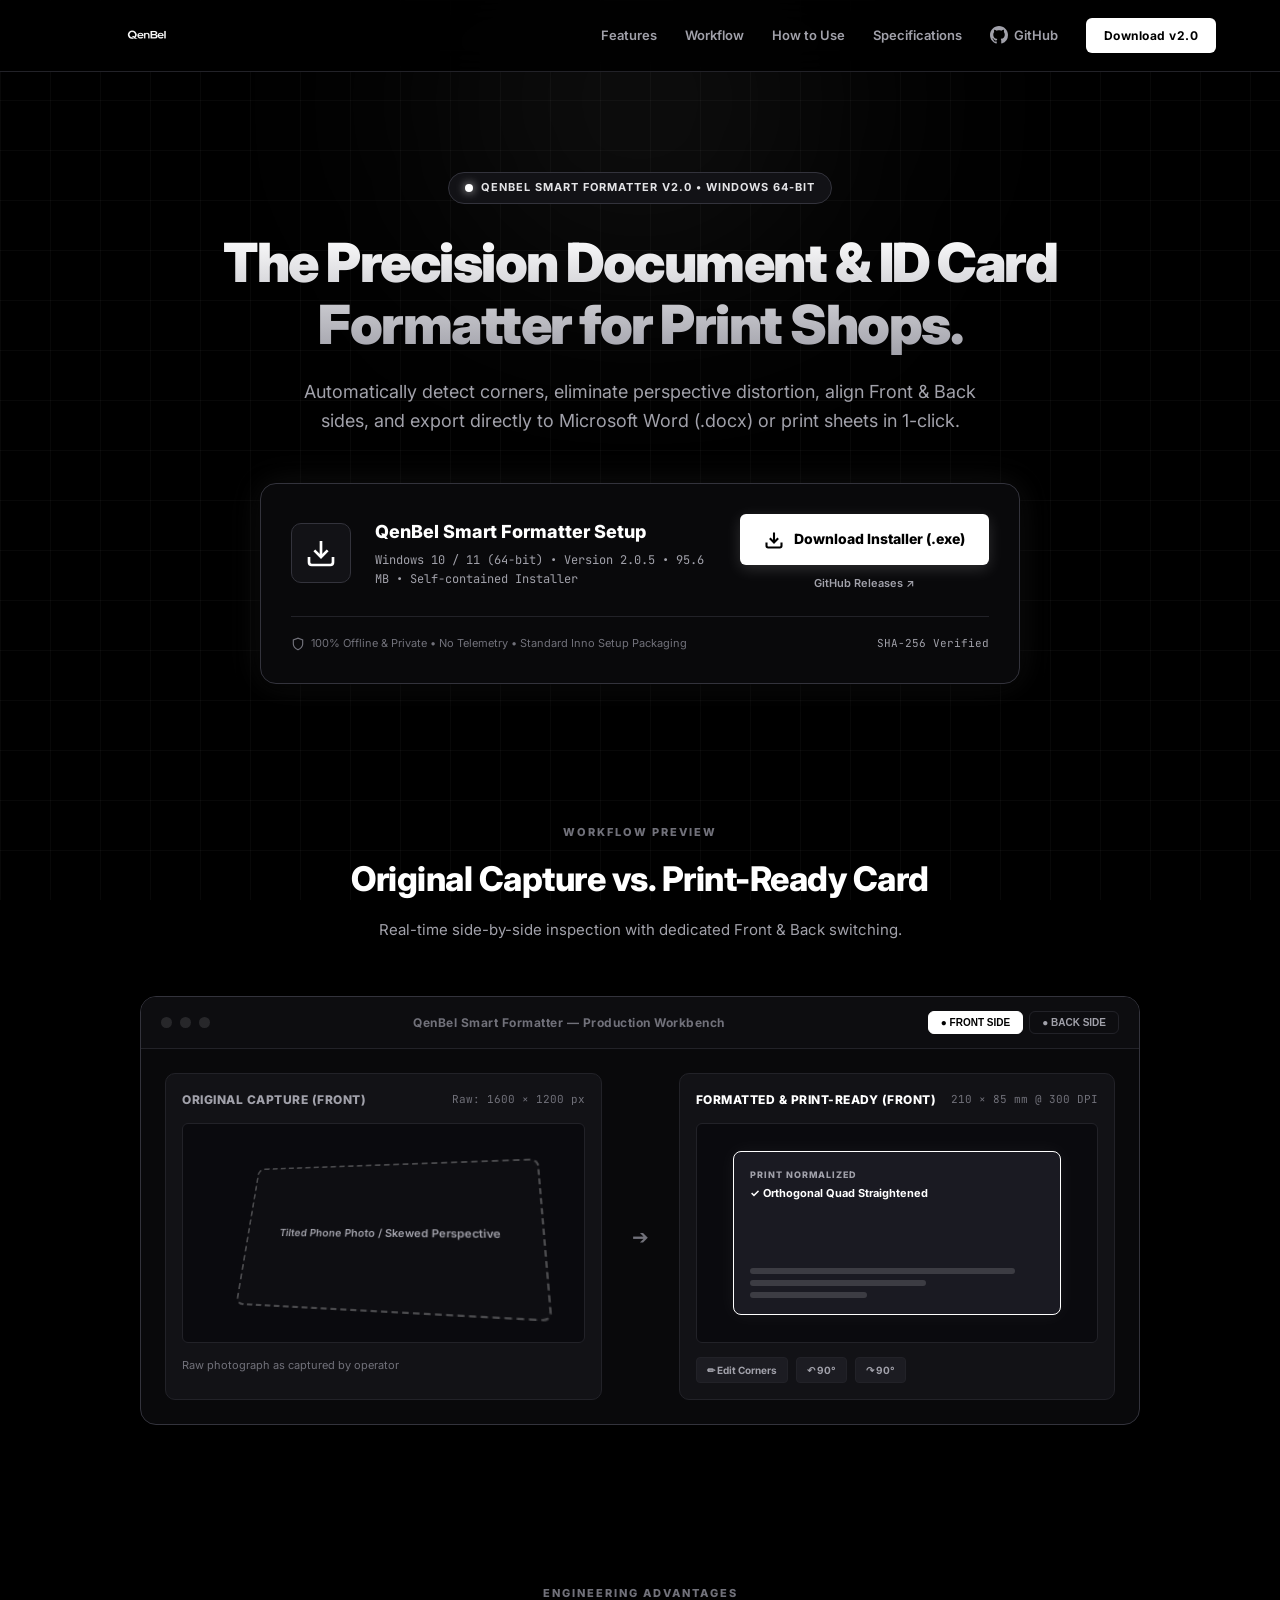
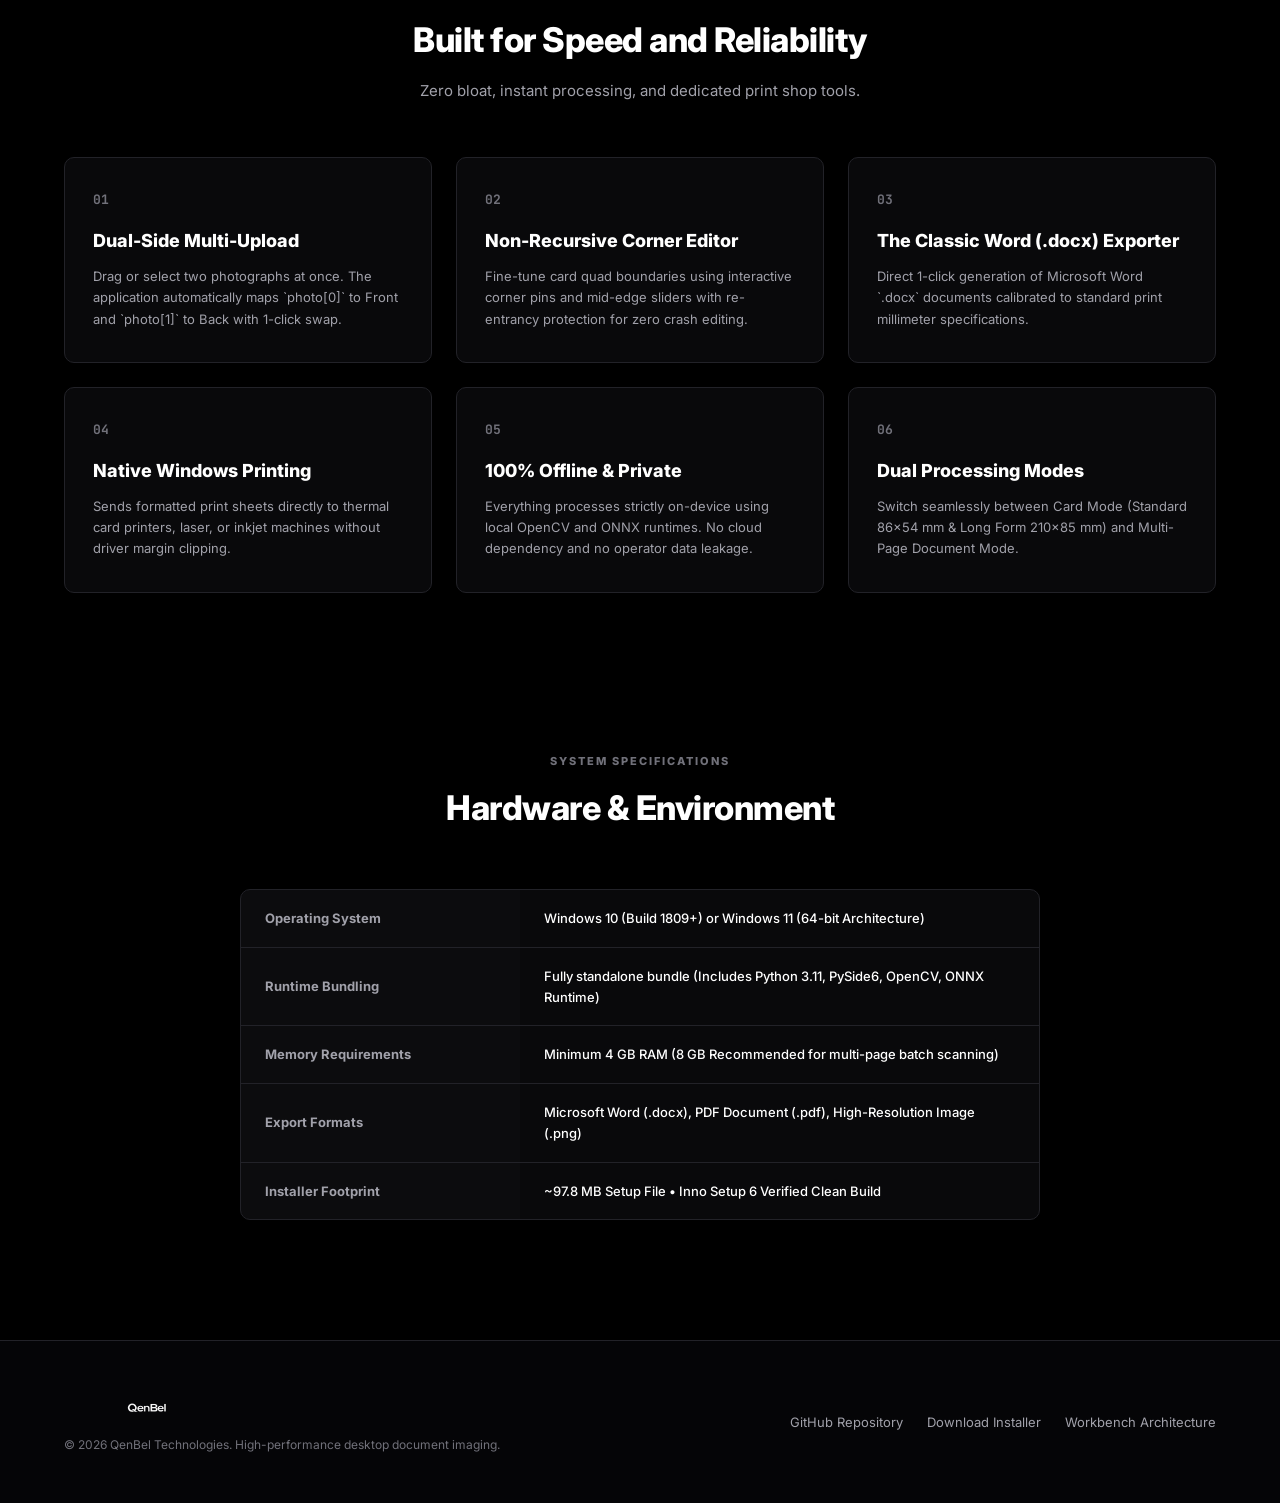
<file: website/index.html>
<!DOCTYPE html>
<html lang="en">
<head>
  <meta charset="UTF-8">
  <meta name="viewport" content="width=device-width, initial-scale=1.0">
  <title>QenBel Smart Formatter — Automated Print-Ready Document & Card Formatting</title>
  <meta name="description" content="Download QenBel Smart Formatter for Windows. Crop, align, perspective-correct ID cards and documents, and export to print-ready Microsoft Word (.docx) and PDF.">
  <link rel="icon" type="image/x-icon" href="assets/app_icon.ico">
  <link rel="preconnect" href="https://fonts.googleapis.com">
  <link rel="preconnect" href="https://fonts.gstatic.com" crossorigin>
  <link href="https://fonts.googleapis.com/css2?family=Inter:wght@300;400;500;600;700;800;900&family=JetBrains+Mono:wght@400;600&display=swap" rel="stylesheet">
  <link rel="stylesheet" href="style.css">
</head>
<body>

  <!-- Background Grid Effect -->
  <div class="bg-grid"></div>
  <div class="bg-glow"></div>

  <!-- Navigation Bar -->
  <nav class="navbar" id="navbar">
    <div class="nav-container">
      <a href="#" class="nav-brand">
        <img class="brand-logo-image" src="assets/qenbel_brand_logo.png" alt="QenBel Smart Formatter">
      </a>
      <div class="nav-links">
        <a href="#features">Features</a>
        <a href="#workflow">Workflow</a>
        <a href="how-to-use.html">How to Use</a>
        <a href="#specs">Specifications</a>
        <a href="https://github.com/adminqenbel/smartformatter" target="_blank" class="github-link">
          <svg width="18" height="18" viewBox="0 0 24 24" fill="currentColor"><path d="M12 0C5.37 0 0 5.37 0 12c0 5.31 3.435 9.795 8.205 11.385.6.105.825-.255.825-.57 0-.285-.015-1.23-.015-2.235-3.015.555-3.795-.735-4.035-1.41-.135-.345-.72-1.41-1.23-1.695-.42-.225-1.02-.78-.015-.795.945-.015 1.62.87 1.845 1.23 1.08 1.815 2.805 1.305 3.495.99.105-.78.42-1.305.765-1.605-2.67-.3-5.46-1.335-5.46-5.925 0-1.305.465-2.385 1.23-3.225-.12-.3-.54-1.53.12-3.18 0 0 1.005-.315 3.3 1.23.96-.27 1.98-.405 3-.405s2.04.135 3 .405c2.295-1.56 3.3-1.23 3.3-1.23.66 1.65.24 2.88.12 3.18.765.84 1.23 1.905 1.23 3.225 0 4.605-2.805 5.625-5.475 5.925.435.375.81 1.095.81 2.22 0 1.605-.015 2.895-.015 3.3 0 .315.225.69.825.57A12.02 12.02 0 0024 12c0-6.63-5.37-12-12-12z"/></svg>
          GitHub
        </a>
        <a href="#download" class="btn-nav-download">Download v2.0</a>
      </div>
    </div>
  </nav>

  <!-- Hero Section -->
  <header class="hero-section">
    <div class="container hero-content">
      <div class="badge-pill">
        <span class="badge-dot"></span>
        <span class="badge-text">QENBEL SMART FORMATTER V2.0 • WINDOWS 64-BIT</span>
      </div>
      <h1 class="hero-title">
        The Precision Document & ID Card Formatter for Print Shops.
      </h1>
      <p class="hero-subtitle">
        Automatically detect corners, eliminate perspective distortion, align Front & Back sides, and export directly to Microsoft Word (.docx) or print sheets in 1-click.
      </p>

      <!-- Download Action Box -->
      <div class="download-card" id="download">
        <div class="download-card-inner">
          <div class="download-icon-box">
            <svg width="32" height="32" viewBox="0 0 24 24" fill="none" stroke="currentColor" stroke-width="2"><path d="M21 15v4a2 2 0 0 1-2 2H5a2 2 0 0 1-2-2v-4"/><polyline points="7 10 12 15 17 10"/><line x1="12" y1="15" x2="12" y2="3"/></svg>
          </div>
          <div class="download-info">
            <h3 class="download-heading">QenBel Smart Formatter Setup</h3>
            <p class="download-meta">Windows 10 / 11 (64-bit)  •  Version 2.0.5  •  95.6 MB  •  Self-contained Installer</p>
          </div>
          <div class="download-cta-group">
            <a href="https://github.com/adminqenbel/smartformatter/releases/download/v2.0.5/QenBel-Smart-Formatter-Setup.exe" class="btn-primary-download" id="downloadBtn">
              <svg width="20" height="20" viewBox="0 0 24 24" fill="none" stroke="currentColor" stroke-width="2.5"><path d="M21 15v4a2 2 0 0 1-2 2H5a2 2 0 0 1-2-2v-4"/><polyline points="7 10 12 15 17 10"/><line x1="12" y1="15" x2="12" y2="3"/></svg>
              <span>Download Installer (.exe)</span>
            </a>
            <a href="https://github.com/adminqenbel/smartformatter/releases" target="_blank" class="btn-secondary-mirror">
              GitHub Releases ↗
            </a>
          </div>
        </div>
        <div class="download-footer">
          <span class="security-badge">
            <svg width="14" height="14" viewBox="0 0 24 24" fill="none" stroke="currentColor" stroke-width="2"><path d="M12 22s8-4 8-10V5l-8-3-8 3v7c0 6 8 10 8 10z"/></svg>
            100% Offline & Private  •  No Telemetry  •  Standard Inno Setup Packaging
          </span>
          <span class="checksum-text" id="checksumToggle">SHA-256 Verified</span>
        </div>
      </div>
    </div>
  </header>

  <!-- Interactive Workflow Comparison Mockup -->
  <section class="demo-section" id="workflow">
    <div class="container">
      <div class="section-head">
        <span class="section-tag">WORKFLOW PREVIEW</span>
        <h2 class="section-title">Original Capture vs. Print-Ready Card</h2>
        <p class="section-subtitle">Real-time side-by-side inspection with dedicated Front & Back switching.</p>
      </div>

      <div class="mockup-window">
        <div class="mockup-titlebar">
          <div class="window-dots">
            <span class="dot dot-close"></span>
            <span class="dot dot-min"></span>
            <span class="dot dot-max"></span>
          </div>
          <span class="mockup-title">QenBel Smart Formatter — Production Workbench</span>
          <div class="mockup-side-toggles">
            <button class="mockup-toggle-btn active-front" id="btnDemoFront">● FRONT SIDE</button>
            <button class="mockup-toggle-btn" id="btnDemoBack">● BACK SIDE</button>
          </div>
        </div>

        <div class="mockup-canvas">
          <div class="mockup-card original-card">
            <div class="card-bar">
              <span class="card-bar-title" id="demoOrigTitle">ORIGINAL CAPTURE (FRONT)</span>
              <span class="card-bar-dim">Raw: 1600 × 1200 px</span>
            </div>
            <div class="card-body">
              <div class="raw-photo-placeholder" id="demoOrigBody">
                <div class="perspective-distortion-indicator">
                  <div class="warp-quad"></div>
                  <span class="indicator-label">Tilted Phone Photo / Skewed Perspective</span>
                </div>
              </div>
            </div>
            <div class="card-footer">
              <span>Raw photograph as captured by operator</span>
            </div>
          </div>

          <div class="mockup-divider">
            <div class="divider-arrow">➔</div>
          </div>

          <div class="mockup-card formatted-card">
            <div class="card-bar">
              <span class="card-bar-title" id="demoFormatTitle">FORMATTED & PRINT-READY (FRONT)</span>
              <span class="card-bar-dim">210 × 85 mm @ 300 DPI</span>
            </div>
            <div class="card-body">
              <div class="straightened-card-placeholder" id="demoFormatBody">
                <div class="card-chip">
                  <span class="chip-label">PRINT NORMALIZED</span>
                  <span class="chip-status">✓ Orthogonal Quad Straightened</span>
                </div>
                <div class="card-sim-lines">
                  <div class="sim-line line-wide"></div>
                  <div class="sim-line line-med"></div>
                  <div class="sim-line line-narrow"></div>
                </div>
              </div>
            </div>
            <div class="card-footer actions-footer">
              <span class="action-tag">✏ Edit Corners</span>
              <span class="action-tag">↶ 90°</span>
              <span class="action-tag">↷ 90°</span>
            </div>
          </div>
        </div>
      </div>
    </div>
  </section>

  <!-- Core Features Grid -->
  <section class="features-section" id="features">
    <div class="container">
      <div class="section-head">
        <span class="section-tag">ENGINEERING ADVANTAGES</span>
        <h2 class="section-title">Built for Speed and Reliability</h2>
        <p class="section-subtitle">Zero bloat, instant processing, and dedicated print shop tools.</p>
      </div>

      <div class="features-grid">
        <div class="feature-box">
          <div class="feature-num">01</div>
          <h3 class="feature-title">Dual-Side Multi-Upload</h3>
          <p class="feature-desc">Drag or select two photographs at once. The application automatically maps `photo[0]` to Front and `photo[1]` to Back with 1-click swap.</p>
        </div>

        <div class="feature-box">
          <div class="feature-num">02</div>
          <h3 class="feature-title">Non-Recursive Corner Editor</h3>
          <p class="feature-desc">Fine-tune card quad boundaries using interactive corner pins and mid-edge sliders with re-entrancy protection for zero crash editing.</p>
        </div>

        <div class="feature-box">
          <div class="feature-num">03</div>
          <h3 class="feature-title">The Classic Word (.docx) Exporter</h3>
          <p class="feature-desc">Direct 1-click generation of Microsoft Word `.docx` documents calibrated to standard print millimeter specifications.</p>
        </div>

        <div class="feature-box">
          <div class="feature-num">04</div>
          <h3 class="feature-title">Native Windows Printing</h3>
          <p class="feature-desc">Sends formatted print sheets directly to thermal card printers, laser, or inkjet machines without driver margin clipping.</p>
        </div>

        <div class="feature-box">
          <div class="feature-num">05</div>
          <h3 class="feature-title">100% Offline & Private</h3>
          <p class="feature-desc">Everything processes strictly on-device using local OpenCV and ONNX runtimes. No cloud dependency and no operator data leakage.</p>
        </div>

        <div class="feature-box">
          <div class="feature-num">06</div>
          <h3 class="feature-title">Dual Processing Modes</h3>
          <p class="feature-desc">Switch seamlessly between Card Mode (Standard 86×54 mm & Long Form 210×85 mm) and Multi-Page Document Mode.</p>
        </div>
      </div>
    </div>
  </section>

  <!-- System Specifications -->
  <section class="specs-section" id="specs">
    <div class="container">
      <div class="section-head">
        <span class="section-tag">SYSTEM SPECIFICATIONS</span>
        <h2 class="section-title">Hardware & Environment</h2>
      </div>

      <div class="specs-table-container">
        <table class="specs-table">
          <tbody>
            <tr>
              <td class="spec-label">Operating System</td>
              <td class="spec-value">Windows 10 (Build 1809+) or Windows 11 (64-bit Architecture)</td>
            </tr>
            <tr>
              <td class="spec-label">Runtime Bundling</td>
              <td class="spec-value">Fully standalone bundle (Includes Python 3.11, PySide6, OpenCV, ONNX Runtime)</td>
            </tr>
            <tr>
              <td class="spec-label">Memory Requirements</td>
              <td class="spec-value">Minimum 4 GB RAM (8 GB Recommended for multi-page batch scanning)</td>
            </tr>
            <tr>
              <td class="spec-label">Export Formats</td>
              <td class="spec-value">Microsoft Word (.docx), PDF Document (.pdf), High-Resolution Image (.png)</td>
            </tr>
            <tr>
              <td class="spec-label">Installer Footprint</td>
              <td class="spec-value">~97.8 MB Setup File  •  Inno Setup 6 Verified Clean Build</td>
            </tr>
          </tbody>
        </table>
      </div>
    </div>
  </section>

  <!-- Footer -->
  <footer class="site-footer">
    <div class="container footer-content">
      <div class="footer-left">
        <div class="footer-brand"><img class="footer-logo-image" src="assets/qenbel_brand_logo.png" alt="QenBel Smart Formatter"></div>
        <p class="footer-copy">© 2026 QenBel Technologies. High-performance desktop document imaging.</p>
      </div>
      <div class="footer-right">
        <a href="https://github.com/adminqenbel/smartformatter" target="_blank" class="footer-link">GitHub Repository</a>
        <a href="#download" class="footer-link">Download Installer</a>
        <a href="#workflow" class="footer-link">Workbench Architecture</a>
      </div>
    </div>
  </footer>

  <script src="app.js"></script>
</body>
</html>
</file>
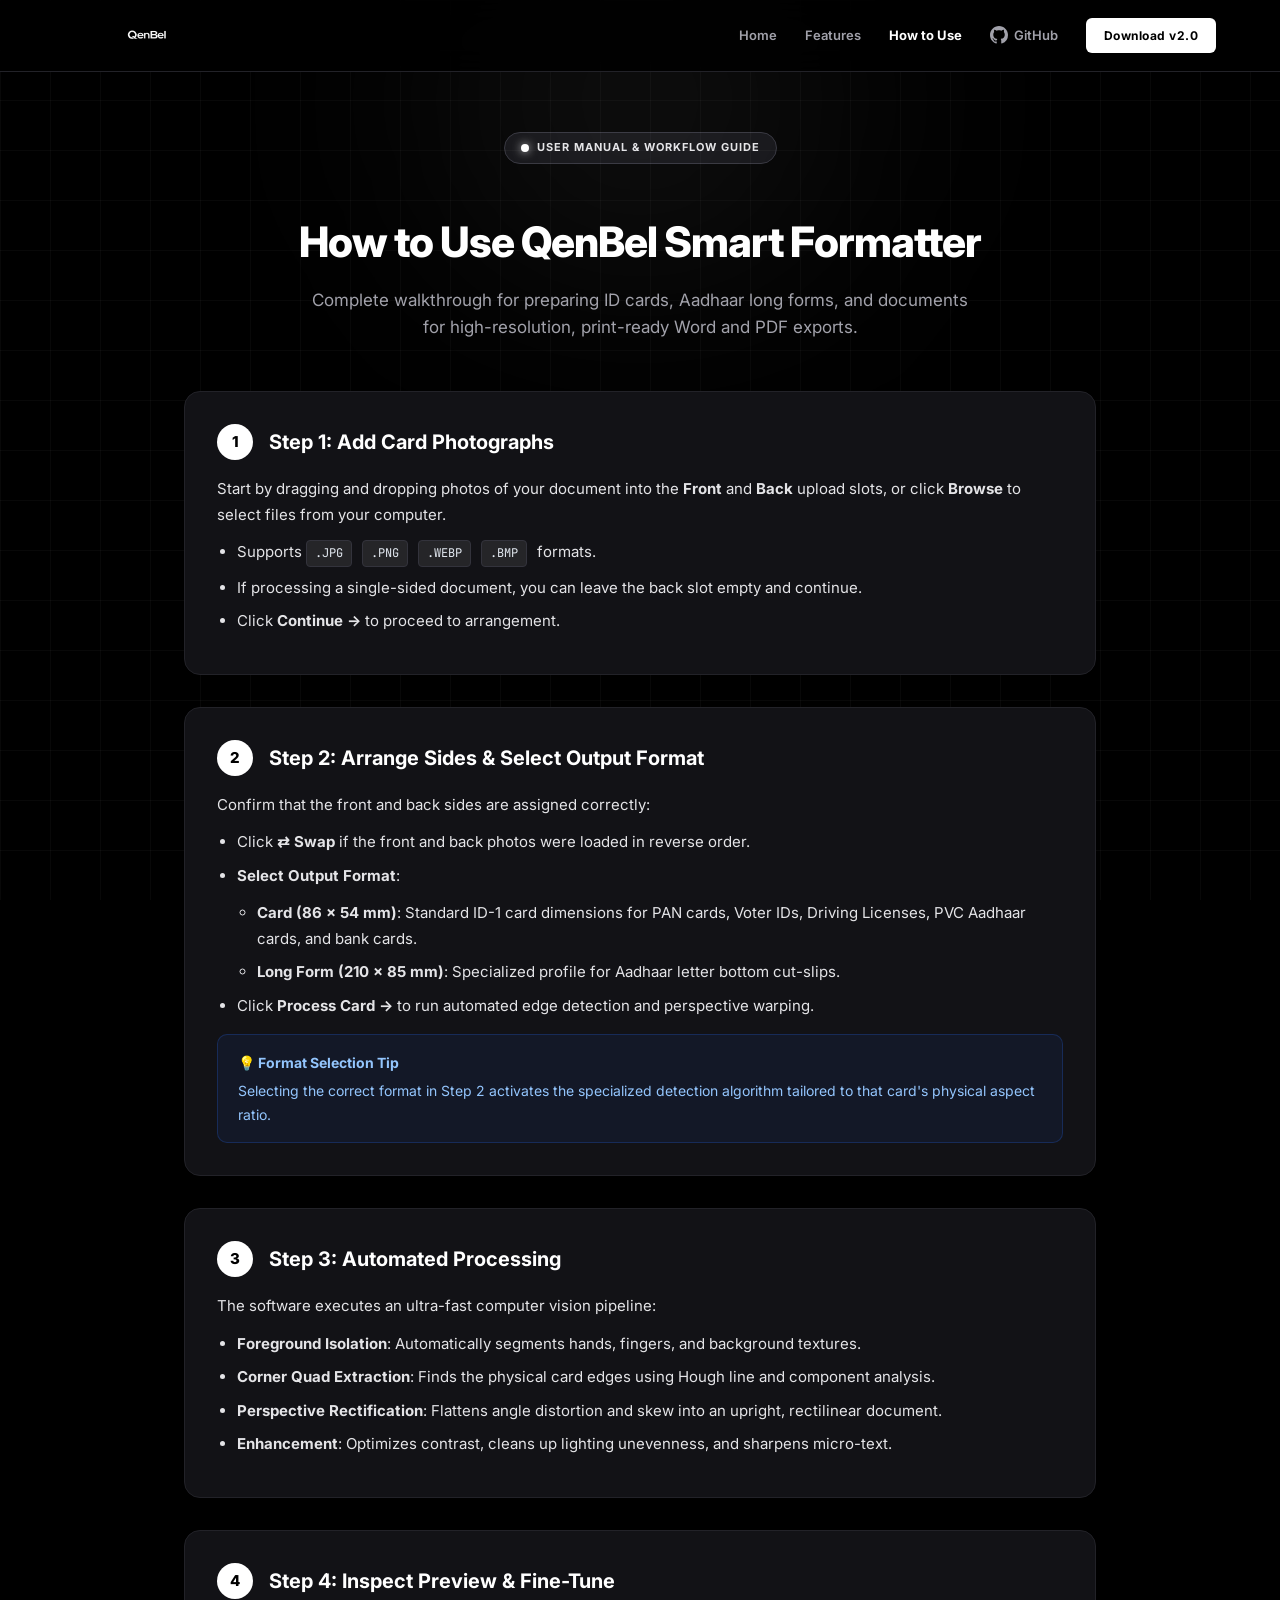
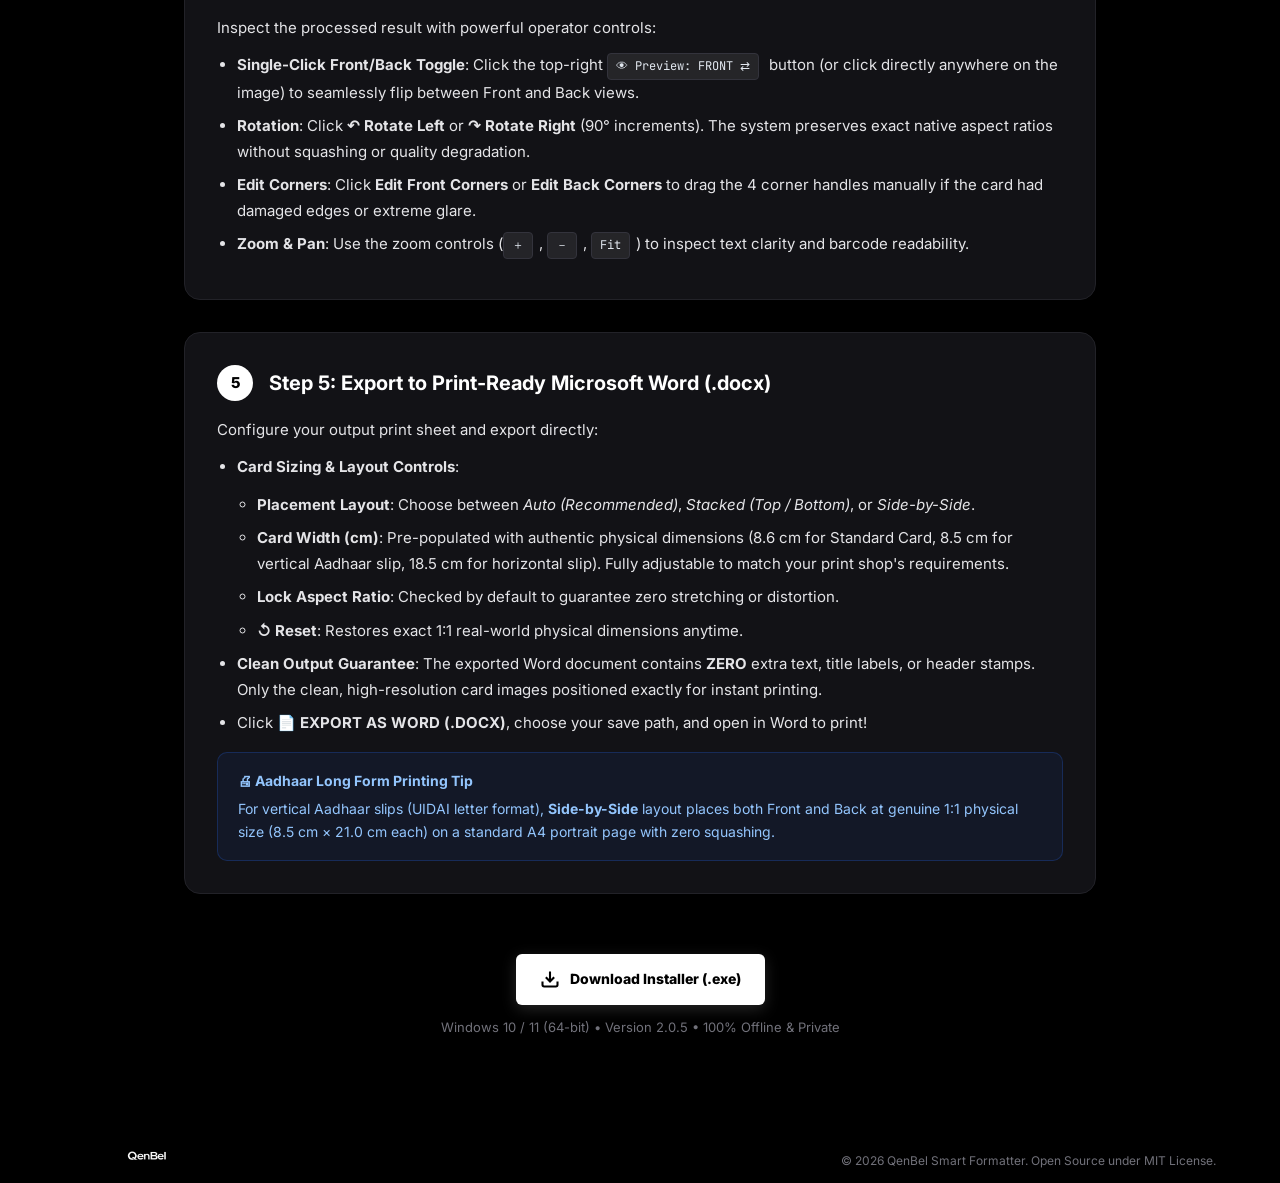
<file: website/how-to-use.html>
<!DOCTYPE html>
<html lang="en">
<head>
  <meta charset="UTF-8">
  <meta name="viewport" content="width=device-width, initial-scale=1.0">
  <title>How to Use — QenBel Smart Formatter User Guide</title>
  <meta name="description" content="Step-by-step user guide for QenBel Smart Formatter. Learn how to format ID cards, Aadhaar long forms, edit corners, and export to print-ready Word (.docx).">
  <link rel="icon" type="image/x-icon" href="assets/app_icon.ico">
  <link rel="preconnect" href="https://fonts.googleapis.com">
  <link rel="preconnect" href="https://fonts.gstatic.com" crossorigin>
  <link href="https://fonts.googleapis.com/css2?family=Inter:wght@300;400;500;600;700;800;900&family=JetBrains+Mono:wght@400;600&display=swap" rel="stylesheet">
  <link rel="stylesheet" href="style.css">
  <style>
    .guide-container {
      max-width: 960px;
      margin: 0 auto;
      padding: 60px 24px 100px;
    }
    .guide-hero {
      text-align: center;
      margin-bottom: 50px;
    }
    .guide-title {
      font-size: 42px;
      font-weight: 800;
      letter-spacing: -1px;
      margin: 16px 0 12px;
      color: var(--text-white);
    }
    .guide-desc {
      font-size: 17px;
      color: var(--text-muted);
      max-width: 680px;
      margin: 0 auto;
    }
    .step-list {
      display: flex;
      flex-direction: column;
      gap: 32px;
      margin-top: 40px;
    }
    .step-card {
      background: var(--bg-card);
      border: 1px solid var(--border-dim);
      border-radius: var(--radius-lg);
      padding: 32px;
      transition: border-color 0.2s ease, transform 0.2s ease;
      position: relative;
    }
    .step-card:hover {
      border-color: var(--border-bright);
      transform: translateY(-2px);
    }
    .step-header {
      display: flex;
      align-items: center;
      gap: 16px;
      margin-bottom: 16px;
    }
    .step-number {
      display: inline-flex;
      align-items: center;
      justify-content: center;
      width: 36px;
      height: 36px;
      background: #FFFFFF;
      color: #000000;
      font-weight: 800;
      font-size: 15px;
      border-radius: 50%;
    }
    .step-card-title {
      font-size: 20px;
      font-weight: 700;
      color: var(--text-white);
    }
    .step-body {
      color: var(--text-dim);
      font-size: 15px;
      line-height: 1.7;
    }
    .step-body ul {
      margin: 12px 0 0 20px;
    }
    .step-body li {
      margin-bottom: 8px;
    }
    .step-pill-tag {
      display: inline-block;
      background: rgba(255, 255, 255, 0.08);
      border: 1px solid var(--border-med);
      color: #E2E8F0;
      font-family: var(--font-mono);
      font-size: 12px;
      padding: 2px 8px;
      border-radius: 4px;
      margin-right: 6px;
    }
    .tip-box {
      background: rgba(37, 99, 235, 0.08);
      border: 1px solid rgba(37, 99, 235, 0.25);
      border-radius: var(--radius-md);
      padding: 16px 20px;
      margin-top: 16px;
      font-size: 14px;
      color: #93C5FD;
    }
    .tip-title {
      font-weight: 700;
      margin-bottom: 4px;
      display: flex;
      align-items: center;
      gap: 8px;
    }
  </style>
</head>
<body>

  <div class="bg-grid"></div>
  <div class="bg-glow"></div>

  <!-- Navigation Bar -->
  <nav class="navbar" id="navbar">
    <div class="nav-container">
      <a href="index.html" class="nav-brand">
        <img class="brand-logo-image" src="assets/qenbel_brand_logo.png" alt="QenBel Smart Formatter">
      </a>
      <div class="nav-links">
        <a href="index.html">Home</a>
        <a href="index.html#features">Features</a>
        <a href="how-to-use.html" style="color: #FFFFFF; font-weight: 700;">How to Use</a>
        <a href="https://github.com/adminqenbel/smartformatter" target="_blank" class="github-link">
          <svg width="18" height="18" viewBox="0 0 24 24" fill="currentColor"><path d="M12 0C5.37 0 0 5.37 0 12c0 5.31 3.435 9.795 8.205 11.385.6.105.825-.255.825-.57 0-.285-.015-1.23-.015-2.235-3.015.555-3.795-.735-4.035-1.41-.135-.345-.72-1.41-1.23-1.695-.42-.225-1.02-.78-.015-.795.945-.015 1.62.87 1.845 1.23 1.08 1.815 2.805 1.305 3.495.99.105-.78.42-1.305.765-1.605-2.67-.3-5.46-1.335-5.46-5.925 0-1.305.465-2.385 1.23-3.225-.12-.3-.54-1.53.12-3.18 0 0 1.005-.315 3.3 1.23.96-.27 1.98-.405 3-.405s2.04.135 3 .405c2.295-1.56 3.3-1.23 3.3-1.23.66 1.65.24 2.88.12 3.18.765.84 1.23 1.905 1.23 3.225 0 4.605-2.805 5.625-5.475 5.925.435.375.81 1.095.81 2.22 0 1.605-.015 2.895-.015 3.3 0 .315.225.69.825.57A12.02 12.02 0 0024 12c0-6.63-5.37-12-12-12z"/></svg>
          GitHub
        </a>
        <a href="index.html#download" class="btn-nav-download">Download v2.0</a>
      </div>
    </div>
  </nav>

  <!-- User Guide Content -->
  <main class="guide-container">
    <header class="guide-hero">
      <div class="badge-pill">
        <span class="badge-dot"></span>
        <span class="badge-text">USER MANUAL & WORKFLOW GUIDE</span>
      </div>
      <h1 class="guide-title">How to Use QenBel Smart Formatter</h1>
      <p class="guide-desc">
        Complete walkthrough for preparing ID cards, Aadhaar long forms, and documents for high-resolution, print-ready Word and PDF exports.
      </p>
    </header>

    <div class="step-list">

      <!-- Step 1 -->
      <article class="step-card">
        <div class="step-header">
          <span class="step-number">1</span>
          <h2 class="step-card-title">Step 1: Add Card Photographs</h2>
        </div>
        <div class="step-body">
          <p>
            Start by dragging and dropping photos of your document into the <strong>Front</strong> and <strong>Back</strong> upload slots, or click <strong>Browse</strong> to select files from your computer.
          </p>
          <ul>
            <li>Supports <span class="step-pill-tag">.JPG</span> <span class="step-pill-tag">.PNG</span> <span class="step-pill-tag">.WEBP</span> <span class="step-pill-tag">.BMP</span> formats.</li>
            <li>If processing a single-sided document, you can leave the back slot empty and continue.</li>
            <li>Click <strong>Continue →</strong> to proceed to arrangement.</li>
          </ul>
        </div>
      </article>

      <!-- Step 2 -->
      <article class="step-card">
        <div class="step-header">
          <span class="step-number">2</span>
          <h2 class="step-card-title">Step 2: Arrange Sides & Select Output Format</h2>
        </div>
        <div class="step-body">
          <p>
            Confirm that the front and back sides are assigned correctly:
          </p>
          <ul>
            <li>Click <strong>⇄ Swap</strong> if the front and back photos were loaded in reverse order.</li>
            <li><strong>Select Output Format</strong>:
              <ul>
                <li><strong>Card (86 × 54 mm)</strong>: Standard ID-1 card dimensions for PAN cards, Voter IDs, Driving Licenses, PVC Aadhaar cards, and bank cards.</li>
                <li><strong>Long Form (210 × 85 mm)</strong>: Specialized profile for Aadhaar letter bottom cut-slips.</li>
              </ul>
            </li>
            <li>Click <strong>Process Card →</strong> to run automated edge detection and perspective warping.</li>
          </ul>
          <div class="tip-box">
            <div class="tip-title">💡 Format Selection Tip</div>
            Selecting the correct format in Step 2 activates the specialized detection algorithm tailored to that card's physical aspect ratio.
          </div>
        </div>
      </article>

      <!-- Step 3 -->
      <article class="step-card">
        <div class="step-header">
          <span class="step-number">3</span>
          <h2 class="step-card-title">Step 3: Automated Processing</h2>
        </div>
        <div class="step-body">
          <p>
            The software executes an ultra-fast computer vision pipeline:
          </p>
          <ul>
            <li><strong>Foreground Isolation</strong>: Automatically segments hands, fingers, and background textures.</li>
            <li><strong>Corner Quad Extraction</strong>: Finds the physical card edges using Hough line and component analysis.</li>
            <li><strong>Perspective Rectification</strong>: Flattens angle distortion and skew into an upright, rectilinear document.</li>
            <li><strong>Enhancement</strong>: Optimizes contrast, cleans up lighting unevenness, and sharpens micro-text.</li>
          </ul>
        </div>
      </article>

      <!-- Step 4 -->
      <article class="step-card">
        <div class="step-header">
          <span class="step-number">4</span>
          <h2 class="step-card-title">Step 4: Inspect Preview & Fine-Tune</h2>
        </div>
        <div class="step-body">
          <p>
            Inspect the processed result with powerful operator controls:
          </p>
          <ul>
            <li><strong>Single-Click Front/Back Toggle</strong>: Click the top-right <span class="step-pill-tag">👁 Preview: FRONT ⇄</span> button (or click directly anywhere on the image) to seamlessly flip between Front and Back views.</li>
            <li><strong>Rotation</strong>: Click <strong>↶ Rotate Left</strong> or <strong>↷ Rotate Right</strong> (90° increments). The system preserves exact native aspect ratios without squashing or quality degradation.</li>
            <li><strong>Edit Corners</strong>: Click <strong>Edit Front Corners</strong> or <strong>Edit Back Corners</strong> to drag the 4 corner handles manually if the card had damaged edges or extreme glare.</li>
            <li><strong>Zoom & Pan</strong>: Use the zoom controls (<span class="step-pill-tag">＋</span>, <span class="step-pill-tag">－</span>, <span class="step-pill-tag">Fit</span>) to inspect text clarity and barcode readability.</li>
          </ul>
        </div>
      </article>

      <!-- Step 5 -->
      <article class="step-card">
        <div class="step-header">
          <span class="step-number">5</span>
          <h2 class="step-card-title">Step 5: Export to Print-Ready Microsoft Word (.docx)</h2>
        </div>
        <div class="step-body">
          <p>
            Configure your output print sheet and export directly:
          </p>
          <ul>
            <li><strong>Card Sizing & Layout Controls</strong>:
              <ul>
                <li><strong>Placement Layout</strong>: Choose between <em>Auto (Recommended)</em>, <em>Stacked (Top / Bottom)</em>, or <em>Side-by-Side</em>.</li>
                <li><strong>Card Width (cm)</strong>: Pre-populated with authentic physical dimensions (8.6 cm for Standard Card, 8.5 cm for vertical Aadhaar slip, 18.5 cm for horizontal slip). Fully adjustable to match your print shop's requirements.</li>
                <li><strong>Lock Aspect Ratio</strong>: Checked by default to guarantee zero stretching or distortion.</li>
                <li><strong>↺ Reset</strong>: Restores exact 1:1 real-world physical dimensions anytime.</li>
              </ul>
            </li>
            <li><strong>Clean Output Guarantee</strong>: The exported Word document contains <strong>ZERO</strong> extra text, title labels, or header stamps. Only the clean, high-resolution card images positioned exactly for instant printing.</li>
            <li>Click <strong>📄 EXPORT AS WORD (.DOCX)</strong>, choose your save path, and open in Word to print!</li>
          </ul>
          <div class="tip-box">
            <div class="tip-title">🖨 Aadhaar Long Form Printing Tip</div>
            For vertical Aadhaar slips (UIDAI letter format), <strong>Side-by-Side</strong> layout places both Front and Back at genuine 1:1 physical size (8.5 cm × 21.0 cm each) on a standard A4 portrait page with zero squashing.
          </div>
        </div>
      </article>

    </div>

    <!-- Download Section Call to Action -->
    <div style="margin-top: 60px; text-align: center;">
      <a href="https://github.com/adminqenbel/smartformatter/releases/download/v2.0.5/QenBel-Smart-Formatter-Setup.exe" class="btn-primary-download" style="display: inline-flex; max-width: 320px; margin: 0 auto;">
        <svg width="20" height="20" viewBox="0 0 24 24" fill="none" stroke="currentColor" stroke-width="2.5"><path d="M21 15v4a2 2 0 0 1-2 2H5a2 2 0 0 1-2-2v-4"/><polyline points="7 10 12 15 17 10"/><line x1="12" y1="15" x2="12" y2="3"/></svg>
        <span>Download Installer (.exe)</span>
      </a>
      <p style="color: var(--text-dark); font-size: 13px; margin-top: 12px;">Windows 10 / 11 (64-bit)  •  Version 2.0.5  •  100% Offline & Private</p>
    </div>
  </main>

  <!-- Footer -->
  <footer class="footer">
    <div class="container footer-content">
      <div class="footer-brand">
        <img class="footer-logo-image" src="assets/qenbel_brand_logo.png" alt="QenBel Smart Formatter">
      </div>
      <p class="footer-copy">© 2026 QenBel Smart Formatter. Open Source under MIT License.</p>
    </div>
  </footer>

</body>
</html>
</file>
<file: website/style.css>
/* ==========================================================================
   QenBel Smart Formatter — Professional Monochrome (Black & White) Design System
   ========================================================================== */

:root {
  --bg-pure: #000000;
  --bg-surface: #09090B;
  --bg-card: #121216;
  --bg-card-hover: #18181D;
  --bg-subtle: #1C1C22;
  
  --border-dim: #222228;
  --border-med: #33333C;
  --border-bright: #52525B;
  --border-white: #FFFFFF;
  
  --text-white: #FFFFFF;
  --text-dim: #E4E4E7;
  --text-muted: #A1A1AA;
  --text-dark: #71717A;
  
  --font-sans: 'Inter', -apple-system, BlinkMacSystemFont, 'Segoe UI', Roboto, sans-serif;
  --font-mono: 'JetBrains Mono', monospace;
  
  --radius-sm: 6px;
  --radius-md: 10px;
  --radius-lg: 16px;
  --radius-xl: 24px;
  
  --shadow-subtle: 0 4px 20px rgba(0, 0, 0, 0.6);
  --shadow-glow: 0 0 35px rgba(255, 255, 255, 0.08);
}

*, *::before, *::after {
  box-sizing: border-box;
  margin: 0;
  padding: 0;
}

html {
  scroll-behavior: smooth;
  background-color: var(--bg-pure);
  color: var(--text-white);
  font-family: var(--font-sans);
  -webkit-font-smoothing: antialiased;
  -moz-osx-font-smoothing: grayscale;
}

body {
  min-height: 100vh;
  position: relative;
  overflow-x: hidden;
  line-height: 1.6;
}

/* ── Background Grid & Glow ── */
.bg-grid {
  position: fixed;
  top: 0;
  left: 0;
  width: 100vw;
  height: 100vh;
  background-size: 50px 50px;
  background-image: 
    linear-gradient(to right, rgba(255, 255, 255, 0.03) 1px, transparent 1px),
    linear-gradient(to bottom, rgba(255, 255, 255, 0.03) 1px, transparent 1px);
  pointer-events: none;
  z-index: 0;
}

.bg-glow {
  position: fixed;
  top: -150px;
  left: 50%;
  transform: translateX(-50%);
  width: 900px;
  height: 500px;
  background: radial-gradient(circle, rgba(255, 255, 255, 0.07) 0%, rgba(255, 255, 255, 0.01) 50%, transparent 70%);
  filter: blur(80px);
  pointer-events: none;
  z-index: 0;
}

.container {
  width: 100%;
  max-width: 1200px;
  margin: 0 auto;
  padding: 0 24px;
  position: relative;
  z-index: 1;
}

/* ── Navbar ── */
.navbar {
  position: sticky;
  top: 0;
  z-index: 100;
  background: rgba(0, 0, 0, 0.85);
  backdrop-filter: blur(16px);
  border-bottom: 1px solid var(--border-dim);
  height: 72px;
  display: flex;
  align-items: center;
}

.nav-container {
  width: 100%;
  max-width: 1200px;
  margin: 0 auto;
  padding: 0 24px;
  display: flex;
  justify-content: space-between;
  align-items: center;
}

.nav-brand {
  display: flex;
  align-items: center;
  gap: 12px;
  text-decoration: none;
  color: var(--text-white);
}

.brand-logo-image {
  display: block;
  width: 168px;
  height: 40px;
  object-fit: contain;
  border-radius: 5px;
}

.brand-logo-mark {
  width: 32px;
  height: 32px;
  background-color: #FFFFFF;
  color: #000000;
  border-radius: 6px;
  font-weight: 900;
  font-size: 18px;
  display: flex;
  align-items: center;
  justify-content: center;
  letter-spacing: -1px;
}

.brand-name {
  font-weight: 800;
  font-size: 15px;
  letter-spacing: 1.5px;
}

.brand-sub {
  color: var(--text-dark);
  font-weight: 600;
  font-size: 12px;
  margin-left: 6px;
}

.nav-links {
  display: flex;
  align-items: center;
  gap: 28px;
}

.nav-links a {
  text-decoration: none;
  color: var(--text-muted);
  font-size: 13px;
  font-weight: 600;
  transition: color 0.2s ease;
}

.nav-links a:hover {
  color: var(--text-white);
}

.github-link {
  display: flex;
  align-items: center;
  gap: 6px;
}

.btn-nav-download {
  background-color: #FFFFFF !important;
  color: #000000 !important;
  padding: 8px 18px;
  border-radius: var(--radius-sm);
  font-weight: 700 !important;
  font-size: 12px !important;
  letter-spacing: 0.5px;
  transition: transform 0.2s ease, opacity 0.2s ease !important;
}

.btn-nav-download:hover {
  transform: translateY(-1px);
  opacity: 0.9;
}

/* ── Hero Section ── */
.hero-section {
  padding: 100px 0 60px 0;
  text-align: center;
  position: relative;
  z-index: 1;
}

.hero-content {
  display: flex;
  flex-direction: column;
  align-items: center;
}

.badge-pill {
  display: inline-flex;
  align-items: center;
  gap: 8px;
  background-color: var(--bg-card);
  border: 1px solid var(--border-med);
  padding: 6px 16px;
  border-radius: 999px;
  margin-bottom: 28px;
}

.badge-dot {
  width: 8px;
  height: 8px;
  background-color: #FFFFFF;
  border-radius: 50%;
  box-shadow: 0 0 10px rgba(255, 255, 255, 0.8);
}

.badge-text {
  font-size: 11px;
  font-weight: 700;
  letter-spacing: 1px;
  color: var(--text-dim);
}

.hero-title {
  font-size: 54px;
  font-weight: 900;
  line-height: 1.15;
  letter-spacing: -1.5px;
  max-width: 880px;
  margin-bottom: 22px;
  background: linear-gradient(180deg, #FFFFFF 0%, #A1A1AA 100%);
  -webkit-background-clip: text;
  -webkit-text-fill-color: transparent;
}

.hero-subtitle {
  font-size: 18px;
  color: var(--text-muted);
  max-width: 720px;
  margin-bottom: 48px;
  line-height: 1.6;
}

/* ── Download Card (Hero CTA) ── */
.download-card {
  width: 100%;
  max-width: 760px;
  background-color: var(--bg-surface);
  border: 1px solid var(--border-med);
  border-radius: var(--radius-lg);
  padding: 30px;
  box-shadow: var(--shadow-subtle), var(--shadow-glow);
  text-align: left;
  transition: border-color 0.3s ease;
}

.download-card:hover {
  border-color: var(--border-bright);
}

.download-card-inner {
  display: flex;
  align-items: center;
  gap: 24px;
  padding-bottom: 24px;
  border-bottom: 1px solid var(--border-dim);
}

.download-icon-box {
  width: 60px;
  height: 60px;
  background-color: var(--bg-card);
  border: 1px solid var(--border-med);
  border-radius: var(--radius-md);
  display: flex;
  align-items: center;
  justify-content: center;
  color: #FFFFFF;
  flex-shrink: 0;
}

.download-info {
  flex-grow: 1;
}

.download-heading {
  font-size: 18px;
  font-weight: 800;
  color: #FFFFFF;
  margin-bottom: 4px;
}

.download-meta {
  font-size: 12px;
  color: var(--text-muted);
  font-family: var(--font-mono);
}

.download-cta-group {
  display: flex;
  flex-direction: column;
  gap: 10px;
  flex-shrink: 0;
}

.btn-primary-download {
  display: inline-flex;
  align-items: center;
  justify-content: center;
  gap: 10px;
  background-color: #FFFFFF;
  color: #000000;
  font-size: 14px;
  font-weight: 800;
  padding: 14px 24px;
  border-radius: var(--radius-sm);
  text-decoration: none;
  transition: all 0.2s ease;
  box-shadow: 0 4px 15px rgba(255, 255, 255, 0.15);
}

.btn-primary-download:hover {
  background-color: #E4E4E7;
  transform: translateY(-2px);
  box-shadow: 0 6px 25px rgba(255, 255, 255, 0.25);
}

.btn-secondary-mirror {
  font-size: 11px;
  font-weight: 600;
  color: var(--text-muted);
  text-align: center;
  text-decoration: none;
  transition: color 0.2s ease;
}

.btn-secondary-mirror:hover {
  color: #FFFFFF;
  text-decoration: underline;
}

.download-footer {
  display: flex;
  justify-content: space-between;
  align-items: center;
  padding-top: 18px;
  font-size: 11px;
  color: var(--text-dark);
}

.security-badge {
  display: flex;
  align-items: center;
  gap: 6px;
}

.checksum-text {
  font-family: var(--font-mono);
  color: var(--text-muted);
  cursor: pointer;
}

.checksum-text:hover {
  color: #FFFFFF;
}

/* ── Interactive Workflow Mockup Section ── */
.demo-section {
  padding: 80px 0;
  position: relative;
  z-index: 1;
}

.section-head {
  text-align: center;
  margin-bottom: 54px;
}

.section-tag {
  font-size: 11px;
  font-weight: 800;
  letter-spacing: 2px;
  color: var(--text-dark);
  text-transform: uppercase;
  margin-bottom: 10px;
  display: block;
}

.section-title {
  font-size: 34px;
  font-weight: 800;
  letter-spacing: -0.5px;
  margin-bottom: 12px;
}

.section-subtitle {
  font-size: 15px;
  color: var(--text-muted);
}

.mockup-window {
  width: 100%;
  max-width: 1000px;
  margin: 0 auto;
  background-color: var(--bg-surface);
  border: 1px solid var(--border-med);
  border-radius: var(--radius-lg);
  overflow: hidden;
  box-shadow: var(--shadow-subtle);
}

.mockup-titlebar {
  height: 52px;
  background-color: #0D0D10;
  border-bottom: 1px solid var(--border-dim);
  display: flex;
  align-items: center;
  padding: 0 20px;
  justify-content: space-between;
}

.window-dots {
  display: flex;
  gap: 8px;
}

.dot {
  width: 11px;
  height: 11px;
  border-radius: 50%;
  background-color: #27272A;
}

.mockup-title {
  font-size: 12px;
  font-weight: 700;
  color: var(--text-dark);
  letter-spacing: 0.5px;
}

.mockup-side-toggles {
  display: flex;
  gap: 6px;
}

.mockup-toggle-btn {
  background: transparent;
  color: var(--text-muted);
  border: 1px solid var(--border-dim);
  padding: 5px 12px;
  border-radius: var(--radius-sm);
  font-size: 10px;
  font-weight: 800;
  cursor: pointer;
  transition: all 0.2s ease;
}

.mockup-toggle-btn:hover {
  color: #FFFFFF;
  border-color: var(--border-bright);
}

.mockup-toggle-btn.active-front {
  background-color: #FFFFFF;
  color: #000000;
  border-color: #FFFFFF;
}

.mockup-toggle-btn.active-back {
  background-color: #A1A1AA;
  color: #000000;
  border-color: #A1A1AA;
}

.mockup-canvas {
  display: flex;
  padding: 24px;
  gap: 20px;
  align-items: stretch;
}

.mockup-card {
  flex: 1;
  background-color: var(--bg-card);
  border: 1px solid var(--border-dim);
  border-radius: var(--radius-md);
  padding: 16px;
  display: flex;
  flex-direction: column;
}

.card-bar {
  display: flex;
  justify-content: space-between;
  align-items: center;
  margin-bottom: 14px;
}

.card-bar-title {
  font-size: 12px;
  font-weight: 800;
  letter-spacing: 0.5px;
}

.original-card .card-bar-title {
  color: var(--text-muted);
}

.formatted-card .card-bar-title {
  color: #FFFFFF;
}

.card-bar-dim {
  font-size: 11px;
  font-family: var(--font-mono);
  color: var(--text-dark);
}

.card-body {
  height: 220px;
  background-color: #0A0A0E;
  border: 1px solid var(--border-dim);
  border-radius: var(--radius-sm);
  display: flex;
  align-items: center;
  justify-content: center;
  position: relative;
  overflow: hidden;
}

.raw-photo-placeholder {
  width: 100%;
  height: 100%;
  display: flex;
  align-items: center;
  justify-content: center;
  position: relative;
}

.perspective-distortion-indicator {
  width: 75%;
  height: 70%;
  border: 2px dashed rgba(255, 255, 255, 0.25);
  transform: perspective(300px) rotateX(15deg) rotateY(-10deg) rotateZ(3deg);
  border-radius: 8px;
  display: flex;
  align-items: center;
  justify-content: center;
  padding: 12px;
  text-align: center;
  background: rgba(255, 255, 255, 0.02);
}

.indicator-label {
  font-size: 11px;
  color: var(--text-muted);
  font-weight: 600;
}

.straightened-card-placeholder {
  width: 82%;
  height: 75%;
  background-color: #1A1A22;
  border: 1px solid #FFFFFF;
  border-radius: 8px;
  padding: 16px;
  display: flex;
  flex-direction: column;
  justify-content: space-between;
  box-shadow: 0 0 20px rgba(255, 255, 255, 0.05);
}

.card-chip {
  display: flex;
  flex-direction: column;
  gap: 2px;
}

.chip-label {
  font-size: 9px;
  font-weight: 800;
  letter-spacing: 1px;
  color: #A1A1AA;
}

.chip-status {
  font-size: 11px;
  font-weight: 700;
  color: #FFFFFF;
}

.card-sim-lines {
  display: flex;
  flex-direction: column;
  gap: 6px;
}

.sim-line {
  height: 6px;
  background-color: rgba(255, 255, 255, 0.15);
  border-radius: 3px;
}

.line-wide { width: 90%; }
.line-med { width: 60%; }
.line-narrow { width: 40%; }

.mockup-divider {
  display: flex;
  align-items: center;
  justify-content: center;
  padding: 0 10px;
}

.divider-arrow {
  color: var(--text-dark);
  font-size: 20px;
}

.card-footer {
  margin-top: 14px;
  font-size: 11px;
  color: var(--text-dark);
}

.actions-footer {
  display: flex;
  gap: 8px;
}

.action-tag {
  background-color: var(--bg-subtle);
  color: var(--text-muted);
  border: 1px solid var(--border-dim);
  padding: 4px 10px;
  border-radius: 4px;
  font-size: 10px;
  font-weight: 700;
}

/* ── Features Grid Section ── */
.features-section {
  padding: 80px 0;
  position: relative;
  z-index: 1;
}

.features-grid {
  display: grid;
  grid-template-columns: repeat(3, 1fr);
  gap: 24px;
}

.feature-box {
  background-color: var(--bg-surface);
  border: 1px solid var(--border-dim);
  border-radius: var(--radius-md);
  padding: 32px 28px;
  transition: all 0.25s ease;
  display: flex;
  flex-direction: column;
}

.feature-box:hover {
  background-color: var(--bg-card);
  border-color: var(--border-bright);
  transform: translateY(-3px);
}

.feature-num {
  font-family: var(--font-mono);
  font-size: 13px;
  font-weight: 700;
  color: var(--text-dark);
  margin-bottom: 16px;
}

.feature-title {
  font-size: 18px;
  font-weight: 800;
  margin-bottom: 10px;
  color: #FFFFFF;
}

.feature-desc {
  font-size: 13px;
  color: var(--text-muted);
  line-height: 1.65;
}

/* ── Specifications Section ── */
.specs-section {
  padding: 80px 0 120px 0;
  position: relative;
  z-index: 1;
}

.specs-table-container {
  max-width: 800px;
  margin: 0 auto;
  background-color: var(--bg-surface);
  border: 1px solid var(--border-dim);
  border-radius: var(--radius-md);
  overflow: hidden;
}

.specs-table {
  width: 100%;
  border-collapse: collapse;
}

.specs-table tr {
  border-bottom: 1px solid var(--border-dim);
}

.specs-table tr:last-child {
  border-bottom: none;
}

.spec-label {
  padding: 18px 24px;
  font-size: 13px;
  font-weight: 700;
  color: var(--text-muted);
  width: 35%;
  background-color: rgba(255, 255, 255, 0.01);
}

.spec-value {
  padding: 18px 24px;
  font-size: 13px;
  font-weight: 500;
  color: var(--text-white);
}

/* ── Site Footer ── */
.site-footer {
  border-top: 1px solid var(--border-dim);
  background-color: #050507;
  padding: 48px 0;
  position: relative;
  z-index: 1;
}

.footer-content {
  display: flex;
  justify-content: space-between;
  align-items: center;
}

.footer-brand {
  font-size: 14px;
  font-weight: 800;
  letter-spacing: 1.5px;
  margin-bottom: 6px;
}

.footer-logo-image {
  display: block;
  width: 168px;
  height: 40px;
  object-fit: contain;
  border-radius: 5px;
}

.footer-copy {
  font-size: 12px;
  color: var(--text-dark);
}

.footer-right {
  display: flex;
  gap: 24px;
}

.footer-link {
  color: var(--text-muted);
  font-size: 13px;
  text-decoration: none;
  transition: color 0.2s ease;
}

.footer-link:hover {
  color: #FFFFFF;
}

/* ── Responsive ── */
@media (max-width: 900px) {
  .hero-title { font-size: 38px; }
  .features-grid { grid-template-columns: repeat(2, 1fr); }
  .download-card-inner { flex-direction: column; align-items: flex-start; }
  .download-cta-group { width: 100%; }
  .btn-primary-download { width: 100%; }
  .mockup-canvas { flex-direction: column; }
  .mockup-divider { transform: rotate(90deg); padding: 10px 0; }
}

@media (max-width: 600px) {
  .hero-title { font-size: 28px; }
  .features-grid { grid-template-columns: 1fr; }
  .footer-content { flex-direction: column; gap: 24px; text-align: center; }
  .footer-right { flex-direction: column; gap: 12px; }
}
</file>
